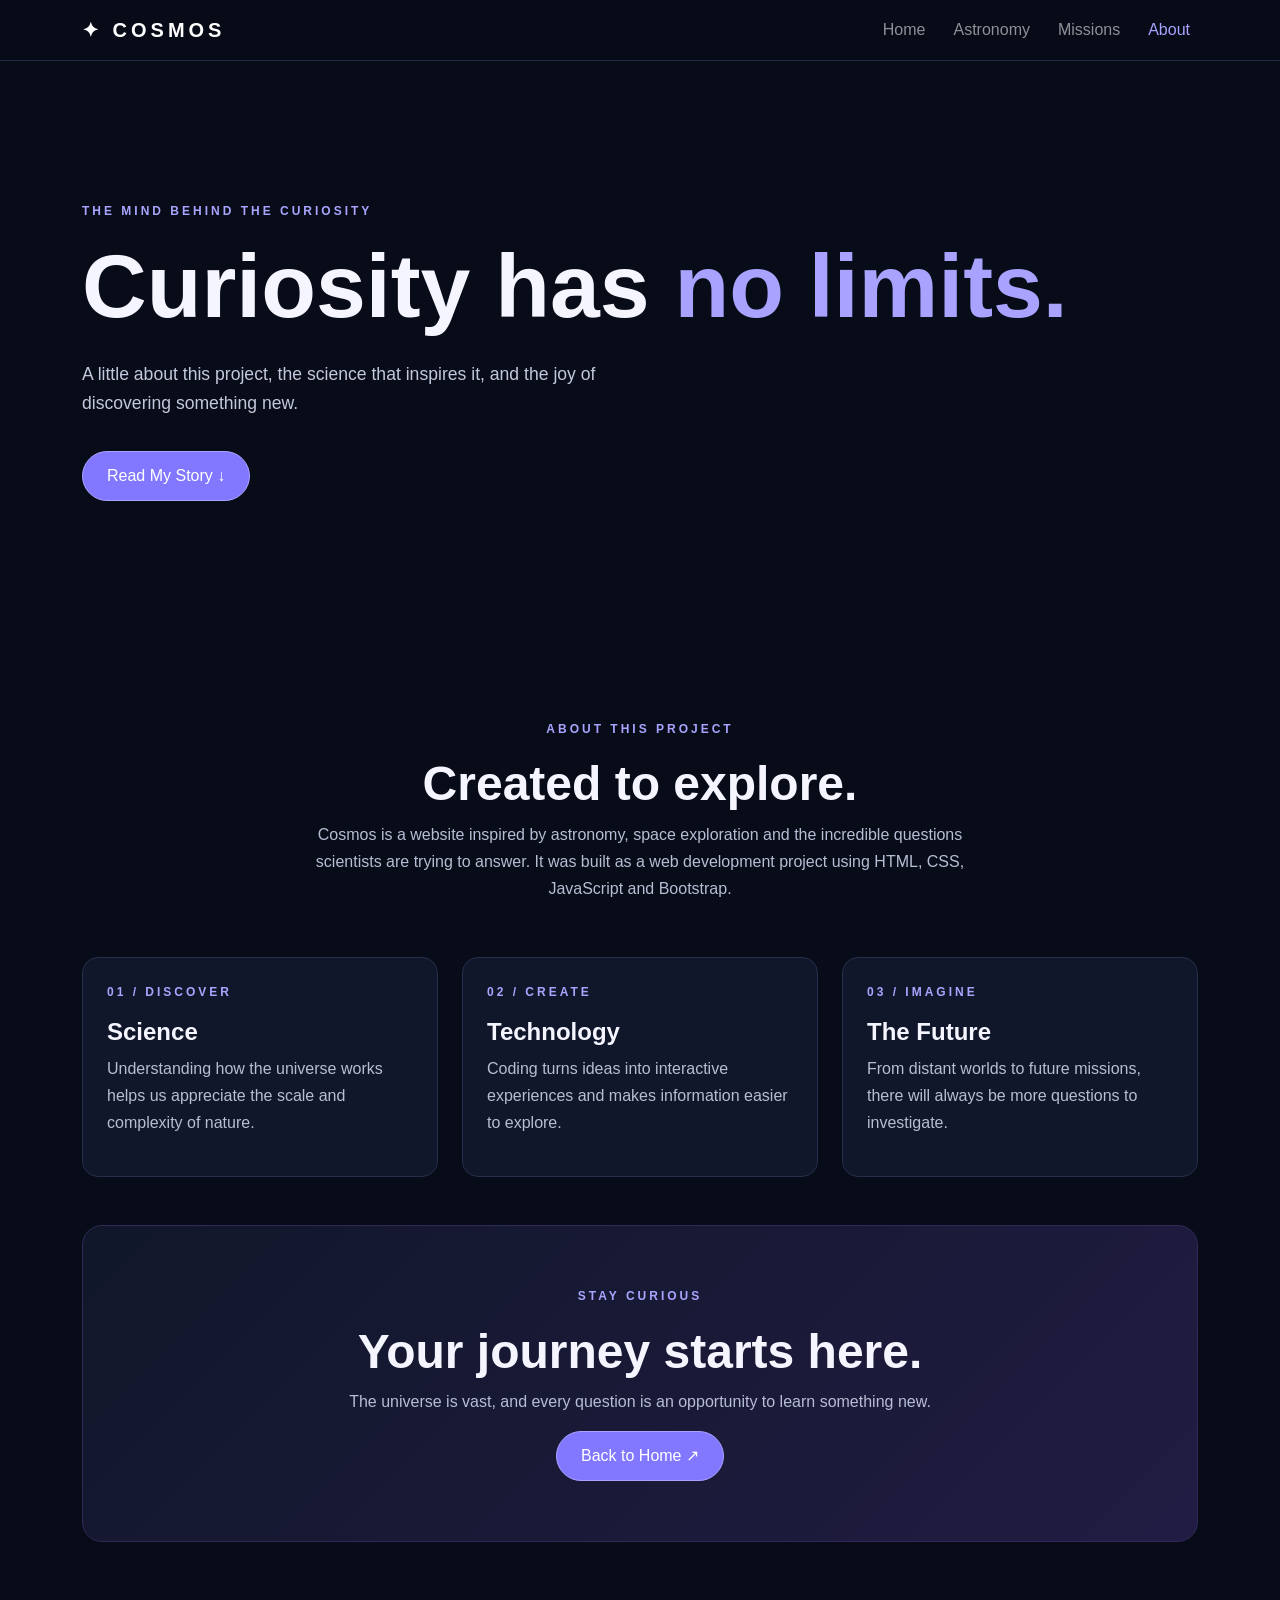
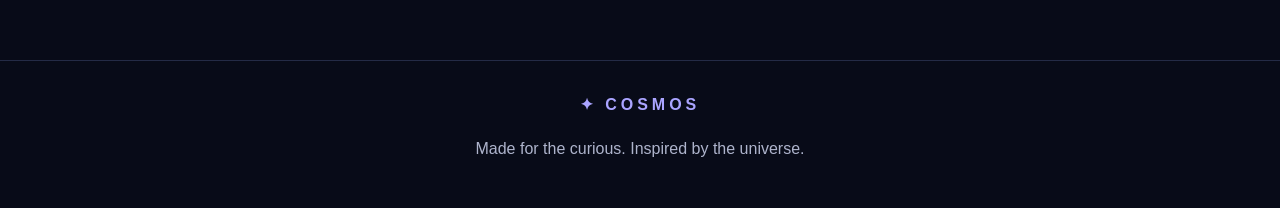
<file: about.html>
<!DOCTYPE html>
<html lang="en">
<head>
    <meta charset="UTF-8">
    <meta name="viewport" content="width=device-width, initial-scale=1">
    <title>Cosmos | About</title>

    <link href="https://cdn.jsdelivr.net/npm/bootstrap@5.3.3/dist/css/bootstrap.min.css" rel="stylesheet">
    <link href="styles.css" rel="stylesheet">
    <script src="script.js" defer></script>
</head>
<body>

<nav class="navbar navbar-expand-lg navbar-dark sticky-top">
    <div class="container">
        <a class="navbar-brand" href="index.html">✦ COSMOS</a>

        <button class="navbar-toggler" type="button" data-bs-toggle="collapse"
            data-bs-target="#navigation" aria-controls="navigation"
            aria-expanded="false" aria-label="Toggle navigation">
            <span class="navbar-toggler-icon"></span>
        </button>

        <div class="collapse navbar-collapse" id="navigation">
            <div class="navbar-nav ms-auto">
                <a class="nav-link" href="index.html">Home</a>
                <a class="nav-link" href="astronomy.html">Astronomy</a>
                <a class="nav-link" href="missions.html">Missions</a>
                <a class="nav-link active" href="about.html">About</a>
            </div>
        </div>
    </div>
</nav>

<header class="hero">
    <div class="container hero-content">
        <p class="eyebrow">THE MIND BEHIND THE CURIOSITY</p>
        <h1>Curiosity has <span>no limits.</span></h1>
        <p class="hero-text">
            A little about this project, the science that inspires it,
            and the joy of discovering something new.
        </p>
        <a href="#story" class="btn btn-cosmic">Read My Story ↓</a>
    </div>
</header>

<main class="container py-5">

    <section id="story" class="intro-section text-center">
        <p class="eyebrow">ABOUT THIS PROJECT</p>
        <h2>Created to explore.</h2>
        <p class="muted">
            Cosmos is a website inspired by astronomy, space exploration
            and the incredible questions scientists are trying to answer.
            It was built as a web development project using HTML, CSS,
            JavaScript and Bootstrap.
        </p>
    </section>

    <div class="row g-4 mt-4">

        <div class="col-md-4">
            <article class="cosmic-card h-100">
                <div class="card-body-custom">
                    <p class="eyebrow">01 / DISCOVER</p>
                    <h3>Science</h3>
                    <p>
                        Understanding how the universe works helps us
                        appreciate the scale and complexity of nature.
                    </p>
                </div>
            </article>
        </div>

        <div class="col-md-4">
            <article class="cosmic-card h-100">
                <div class="card-body-custom">
                    <p class="eyebrow">02 / CREATE</p>
                    <h3>Technology</h3>
                    <p>
                        Coding turns ideas into interactive experiences
                        and makes information easier to explore.
                    </p>
                </div>
            </article>
        </div>

        <div class="col-md-4">
            <article class="cosmic-card h-100">
                <div class="card-body-custom">
                    <p class="eyebrow">03 / IMAGINE</p>
                    <h3>The Future</h3>
                    <p>
                        From distant worlds to future missions, there
                        will always be more questions to investigate.
                    </p>
                </div>
            </article>
        </div>

    </div>

    <section class="fact-section text-center mt-5">
        <p class="eyebrow">STAY CURIOUS</p>
        <h2>Your journey starts here.</h2>
        <p class="muted">
            The universe is vast, and every question is an opportunity
            to learn something new.
        </p>
        <a href="index.html" class="btn btn-cosmic">
            Back to Home ↗
        </a>
    </section>

</main>

<footer class="site-footer text-center">
    <p>✦ COSMOS</p>
    <p>Made for the curious. Inspired by the universe.</p>
</footer>

<script src="https://cdn.jsdelivr.net/npm/bootstrap@5.3.3/dist/js/bootstrap.bundle.min.js"></script>
</body>
</html>
</file>
<file: styles.css>
body {
    margin: 0;
    background: #080b18;
    color: #f4f5ff;
    font-family: Arial, sans-serif;
    line-height: 1.7;
}

.navbar {
    background: rgba(8, 11, 24, 0.97);
    border-bottom: 1px solid #242b46;
}

.navbar-brand {
    font-weight: bold;
    letter-spacing: 4px;
}

.nav-link {
    margin-left: 12px;
}

.nav-link:hover,
.nav-link.active {
    color: #a9a2ff !important;
}

.hero {
    min-height: 580px;
    display: flex;
    align-items: center;
    background:
        linear-gradient(90deg, rgba(8, 11, 24, 0.96), rgba(8, 11, 24, 0.3)),
        url("https://images.unsplash.com/photo-1462331940025-496dfbfc7564?auto=format&fit=crop&w=2000&q=85")
        center / cover no-repeat;
}

.hero-content {
    padding-top: 80px;
    padding-bottom: 80px;
}

.hero h1 {
    font-size: clamp(3rem, 7vw, 6rem);
    font-weight: 800;
    line-height: 1.1;
}

.hero h1 span {
    color: #a9a2ff;
}

.hero-text {
    max-width: 560px;
    color: #c4c8dc;
    font-size: 1.1rem;
    margin: 24px 0 32px;
}

.eyebrow {
    color: #aaa4ff;
    letter-spacing: 3px;
    font-size: 0.75rem;
    font-weight: bold;
}

.btn-cosmic {
    background: #8278ff;
    color: white;
    padding: 12px 24px;
    border-radius: 30px;
    border: 1px solid #a9a2ff;
    transition: 0.25s;
}

.btn-cosmic:hover {
    background: #a9a2ff;
    color: #080b18;
    transform: translateY(-2px);
}

.intro-section {
    max-width: 700px;
    margin: 30px auto;
}

h2 {
    font-size: clamp(2rem, 4vw, 3rem);
    font-weight: bold;
}

.muted,
.cosmic-card p:not(.eyebrow) {
    color: #b7bdd3;
}

.cosmic-card {
    background: #11172a;
    border: 1px solid #262e4b;
    border-radius: 16px;
    overflow: hidden;
    transition: transform 0.25s, border-color 0.25s;
}

.cosmic-card:hover {
    transform: translateY(-6px);
    border-color: #8278ff;
}

.cosmic-card img {
    width: 100%;
    height: 220px;
    object-fit: cover;
}

.card-body-custom {
    padding: 24px;
}

.cosmic-card h3 {
    font-size: 1.5rem;
    font-weight: bold;
}

.cosmic-card a {
    color: #aaa4ff;
    text-decoration: none;
}

.cosmic-card a:hover {
    color: white;
}

.fact-section {
    padding: 60px 20px;
    background: linear-gradient(135deg, #11172a, #211c43);
    border: 1px solid #302957;
    border-radius: 20px;
}

#fact {
    color: #d0d4e8;
    max-width: 650px;
    margin: 20px auto;
}

.site-footer {
    margin-top: 70px;
    padding: 30px 15px;
    border-top: 1px solid #242b46;
    color: #aeb4cc;
}

.site-footer p:first-child {
    color: #aaa4ff;
    letter-spacing: 4px;
    font-weight: bold;
}

@media (max-width: 600px) {
    .hero {
        min-height: 480px;
    }

    .hero-content {
        padding-top: 55px;
        padding-bottom: 55px;
    }

    .cosmic-card img {
        height: 200px;
    }
}
</file>
